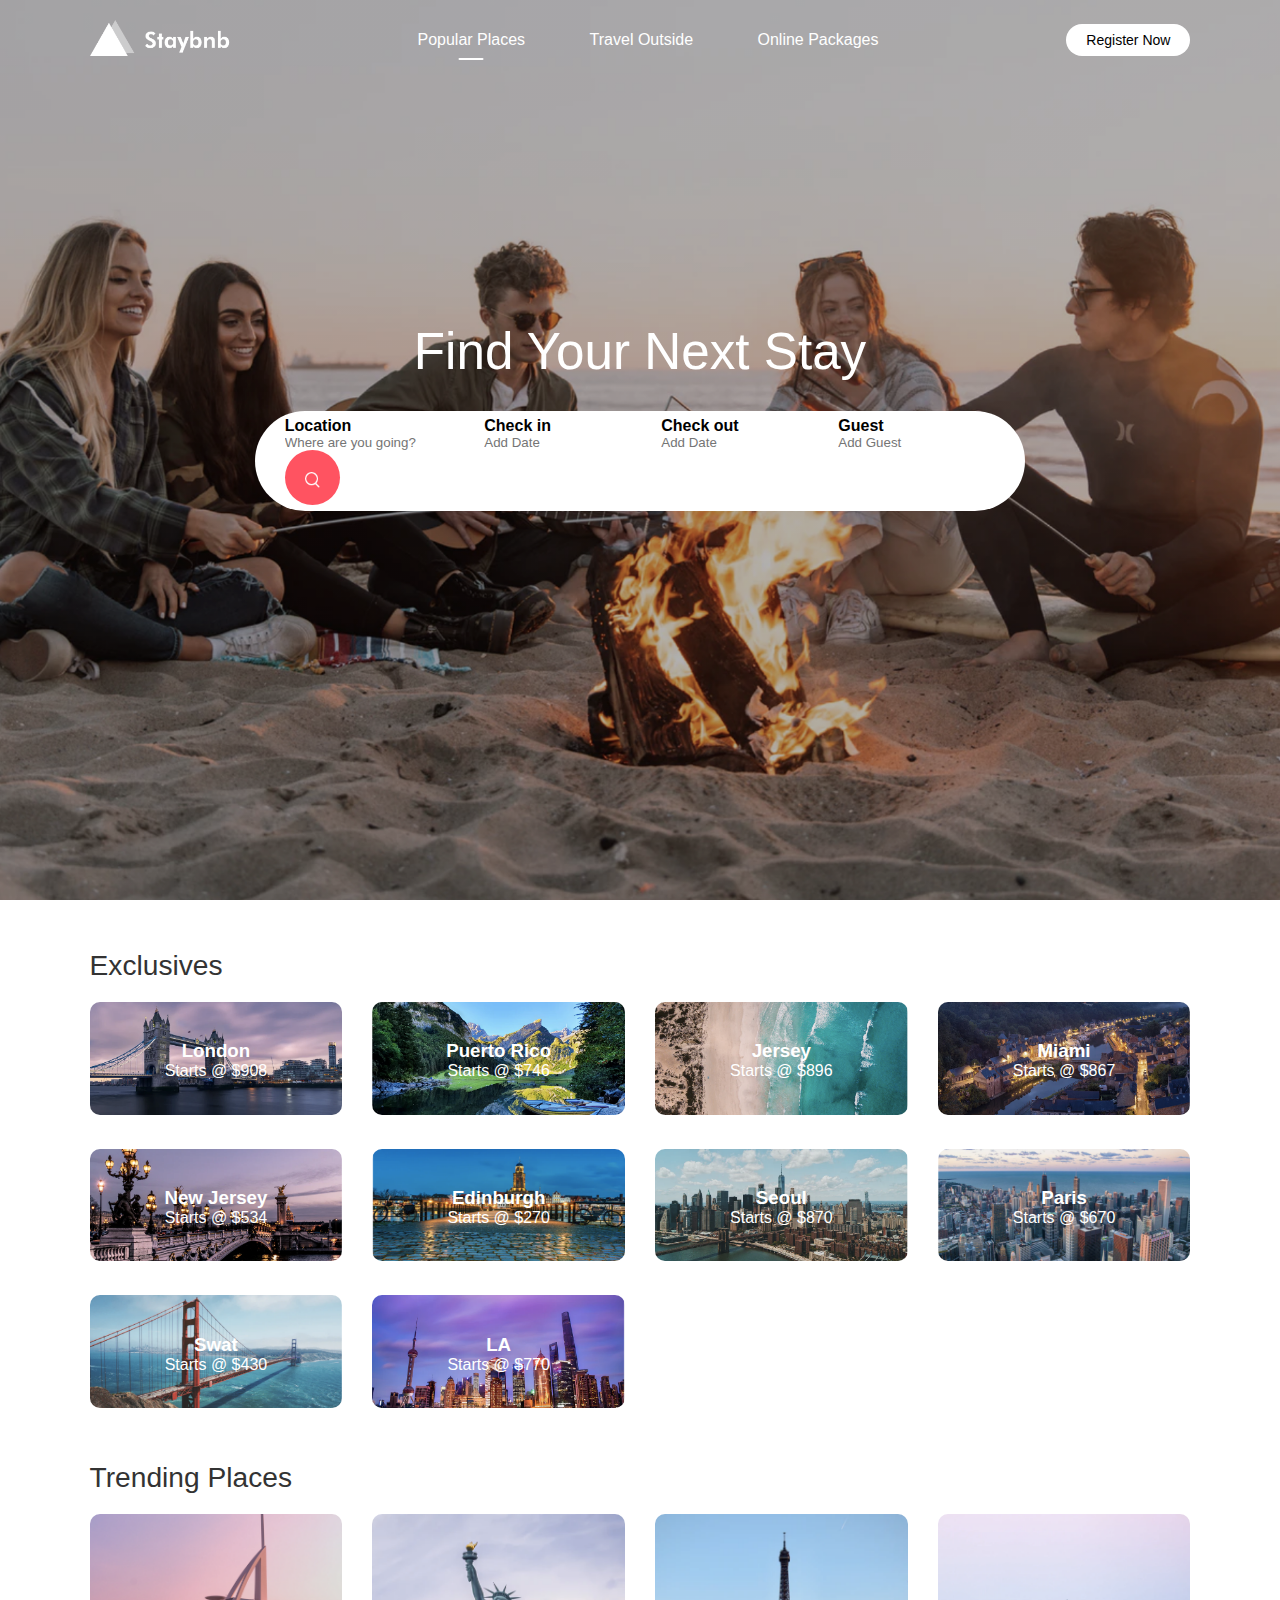
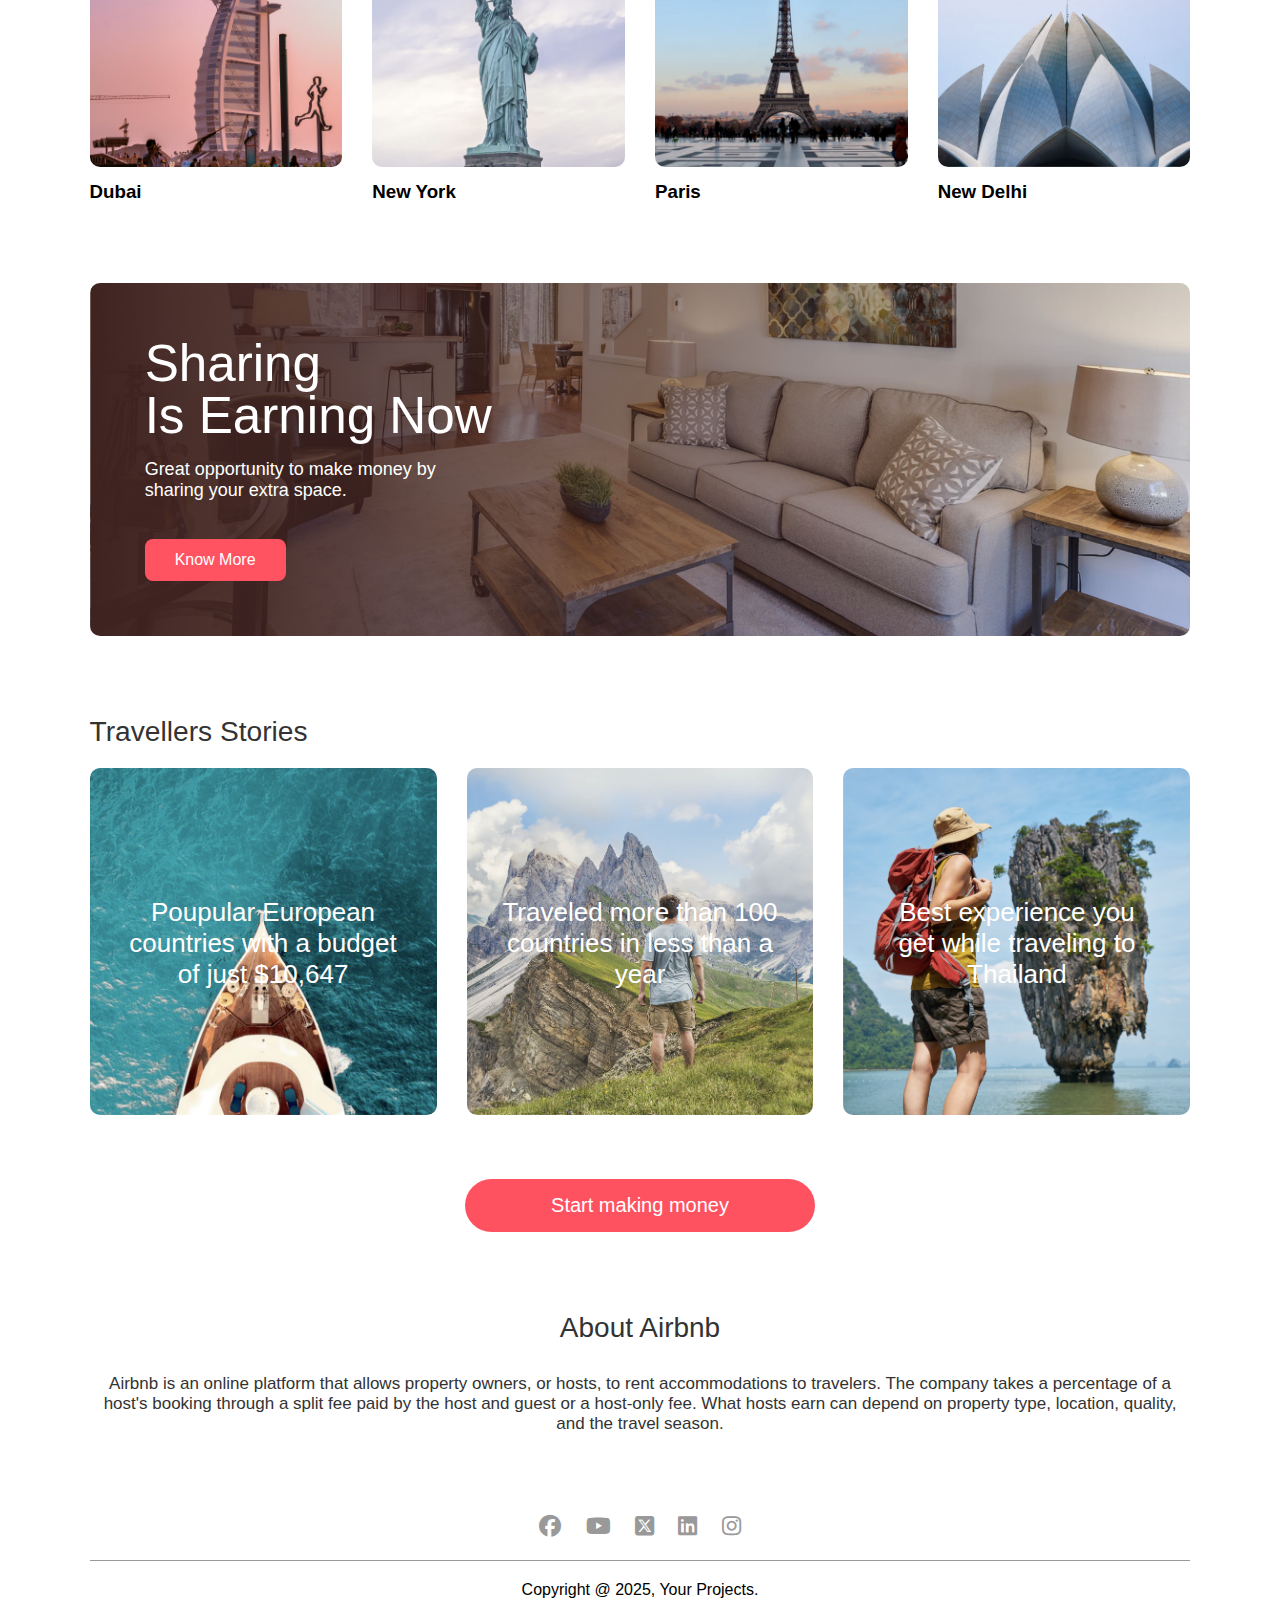
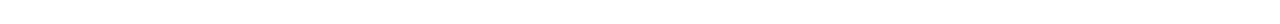
<file: index.html>
<!DOCTYPE html>
<html lang="en">
  <head>
    <meta charset="UTF-8" />
    <meta name="viewport" content="width=device-width, initial-scale=1.0" />
    <title>Like - Airbnb</title>
    <link rel="stylesheet" href="style.css" />
    <link
      rel="stylesheet"
      href="https://cdnjs.cloudflare.com/ajax/libs/font-awesome/6.7.2/css/all.min.css"
      integrity="sha512-Evv84Mr4kqVGRNSgIGL/F/aIDqQb7xQ2vcrdIwxfjThSH8CSR7PBEakCr51Ck+w+/U6swU2Im1vVX0SVk9ABhg=="
      crossorigin="anonymous"
      referrerpolicy="no-referrer"
    />
  </head>
  <body>
    <div class="header">
      <nav id="navBar">
        <a href="/index.html">
        <img src="images/logo.png" alt="logo" class="logo" />
        </a>
        <ul class="nav-links">
          <li><a href="#" class="active">Popular Places</a></li>
          <li><a href="#">Travel Outside</a></li>
          <li><a href="/listings.html">Online Packages</a></li>
        </ul>
        <a href="#" class="register-btn">Register Now</a>
        <i class="fa-solid fa-bars" onclick="togglebtn()"></i>
      </nav>

      <div class="container">
        <h1>Find Your Next Stay</h1>
        <div class="search-bar">
          <form>
            <div class="location-input">
              <label>Location</label>
              <input type="text" placeholder="Where are you going?" />
            </div>
            <div>
              <label>Check in</label>
              <input type="text" placeholder="Add Date" />
            </div>
            <div>
              <label>Check out</label>
              <input type="text" placeholder="Add Date" />
            </div>
            <div>
              <label>Guest</label>
              <input type="text" placeholder="Add Guest" />
            </div>
            <button type="submit"><img src="images/search.png" /></button>
          </form>
        </div>
      </div>
    </div>
    <div class="container">
      <h2 class="sub-title">Exclusives</h2>
      <div class="exclusives">
        <div>
          <img src="images/image-1.png" />
          <span>
            <h3>London</h3>
            <p>Starts @ $908</p>
          </span>
        </div>
        <div>
          <img src="images/image-2.png" />
          <span>
            <h3>Puerto Rico</h3>
            <p>Starts @ $746</p>
          </span>
        </div>
        <div>
          <img src="images/image-3.png" />
          <span>
            <h3>Jersey</h3>
            <p>Starts @ $896</p>
          </span>
        </div>
        <div>
          <img src="images/image-4.png" />
          <span>
            <h3>Miami</h3>
            <p>Starts @ $867</p>
          </span>
        </div>
        <div>
          <img src="images/image-5.png" />
          <span>
            <h3>New Jersey</h3>
            <p>Starts @ $534</p>
          </span>
        </div>
        <div>
          <img src="images/image-6.png" />
          <span>
            <h3>Edinburgh</h3>
            <p>Starts @ $270</p>
          </span>
        </div>
        <div>
          <img src="images/image-7.png" />
          <span>
            <h3>Seoul</h3>
            <p>Starts @ $870</p>
          </span>
        </div>
        <div>
          <img src="images/image-8.png" />
          <span>
            <h3>Paris</h3>
            <p>Starts @ $670</p>
          </span>
        </div>
        <div>
          <img src="images/image-9.png" />
          <span>
            <h3>Swat</h3>
            <p>Starts @ $430</p>
          </span>
        </div>
        <div>
          <img src="images/image-10.png" />
          <span>
            <h3>LA</h3>
            <p>Starts @ $770</p>
          </span>
        </div>
      </div>

      <h2 class="sub-title">Trending Places</h2>
      <div class="trending">
        <div>
          <img src="images/dubai.png" />
          <h3>Dubai</h3>
        </div>
        <div>
          <img src="images/new-york.png" />
          <h3>New York</h3>
        </div>
        <div>
          <img src="images/paris.png" />
          <h3>Paris</h3>
        </div>
        <div>
          <img src="images/new-delhi.png" />
          <h3>New Delhi</h3>
        </div>
      </div>

      <div class="cta">
        <h3>
          Sharing <br />
          Is Earning Now
        </h3>
        <p>
          Great opportunity to make money by <br />
          sharing your extra space.
        </p>
        <a href="#" class="cta-btn">Know More</a>
      </div>

      <h2 class="sub-title">Travellers Stories</h2>
      <div class="stories">
        <div>
          <img src="images/story-1.png" />
          <p>Poupular European countries with a budget of just $10,647</p>
        </div>
        <div>
          <img src="images/story-2.png" />
          <p>Traveled more than 100 countries in less than a year</p>
        </div>
        <div>
          <img src="images/story-3.png" />
          <p>Best experience you get while traveling to Thailand</p>
        </div>
      </div>

      <a href="#" class="start-btn">Start making money</a>

      <div class="about-msg">
        <h2>About Airbnb</h2>
        <p>
          Airbnb is an online platform that allows property owners, or hosts, to
          rent accommodations to travelers. The company takes a percentage of a
          host's booking through a split fee paid by the host and guest or a
          host-only fee. What hosts earn can depend on property type, location,
          quality, and the travel season.
        </p>
      </div>

      <div class="footer">
        <a href="https;//facebook.com/"
          ><i class="fa-brands fa-facebook"></i
        ></a>
        <a href="https;//youtube.com/"><i class="fa-brands fa-youtube"></i></a>
        <a href="https;//x.com/"
          ><i class="fa-brands fa-square-x-twitter"></i
        ></a>
        <a href="https;//linkedin.com/"
          ><i class="fa-brands fa-linkedin"></i
        ></a>
        <a href="https;//instagram.com/"
          ><i class="fa-brands fa-instagram"></i
        ></a>
        <hr />
        <p>Copyright @ 2025, Your Projects.</p>
      </div>
    </div>

    <script>
      var navBar = document.getElementById("navBar");

      function togglebtn() {
        navBar.classList.toggle("hidemenu");
      }
    </script>
  </body>
</html>
</file>
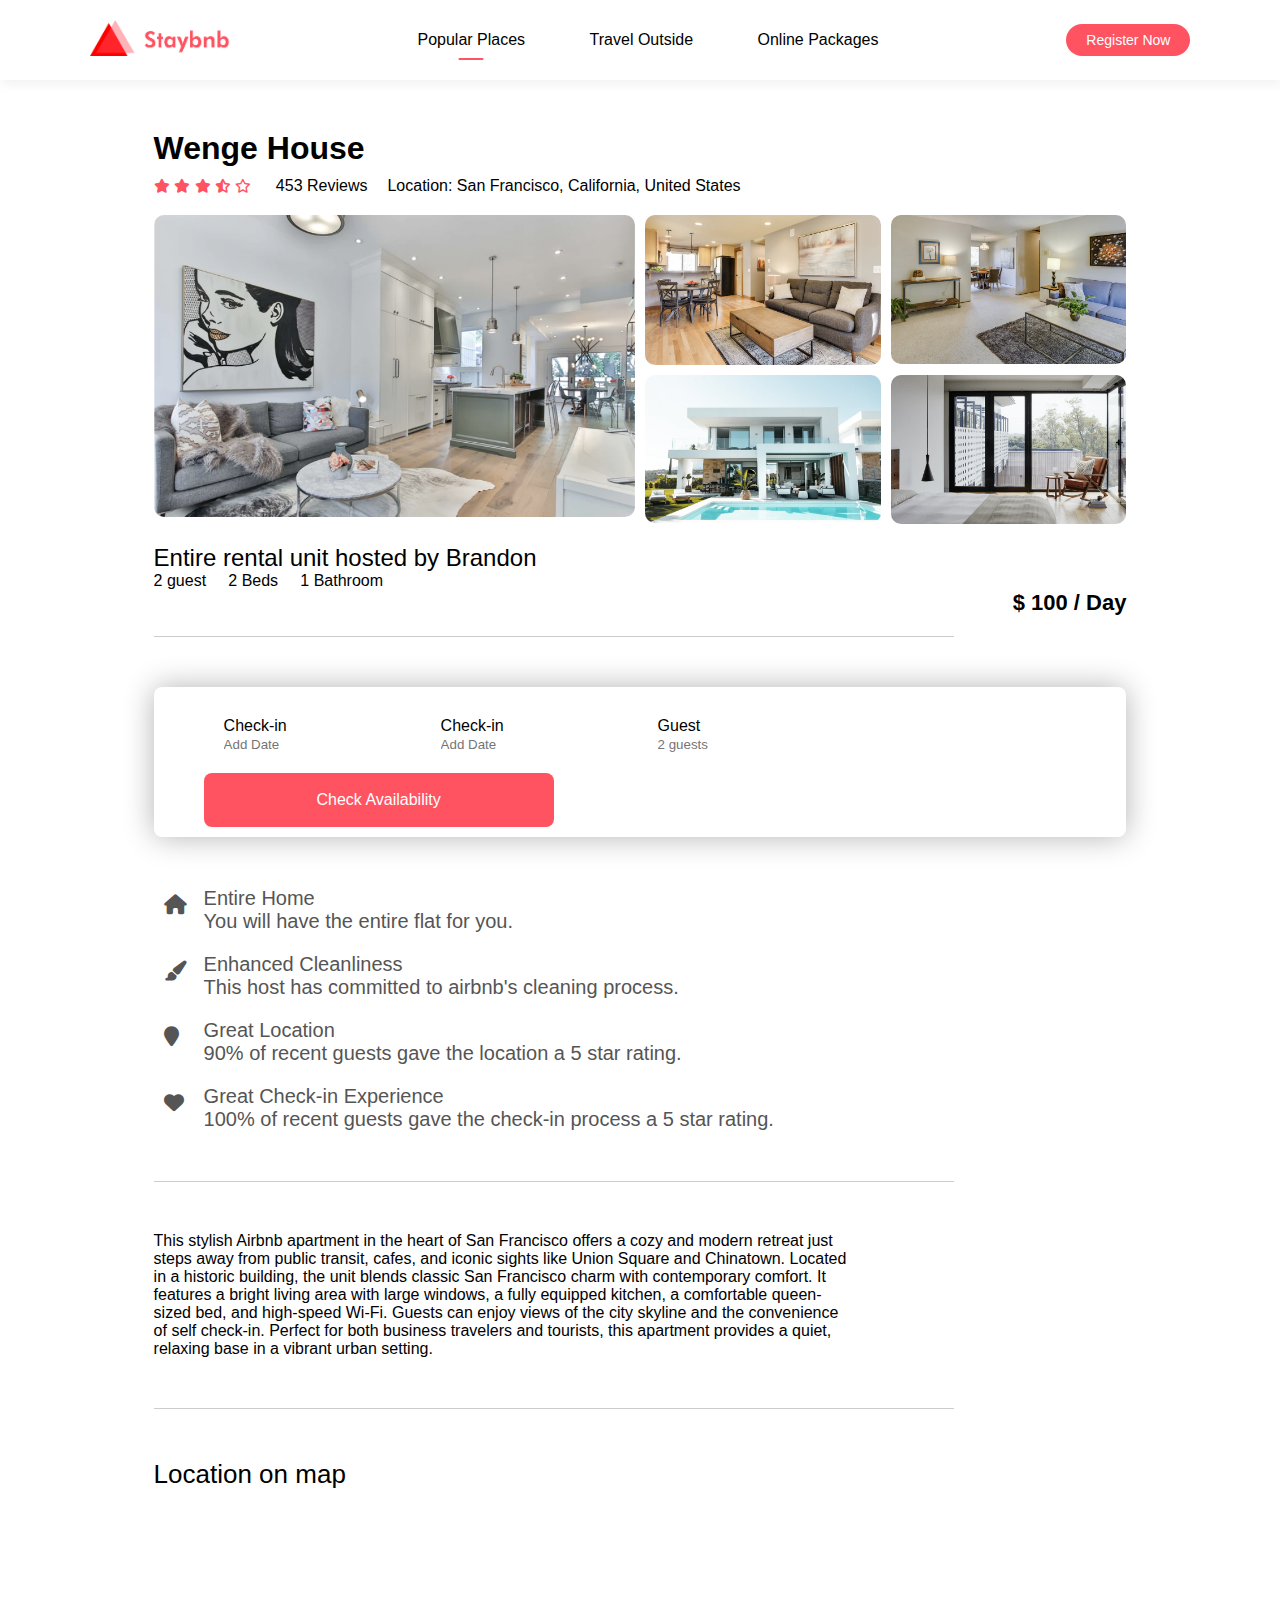
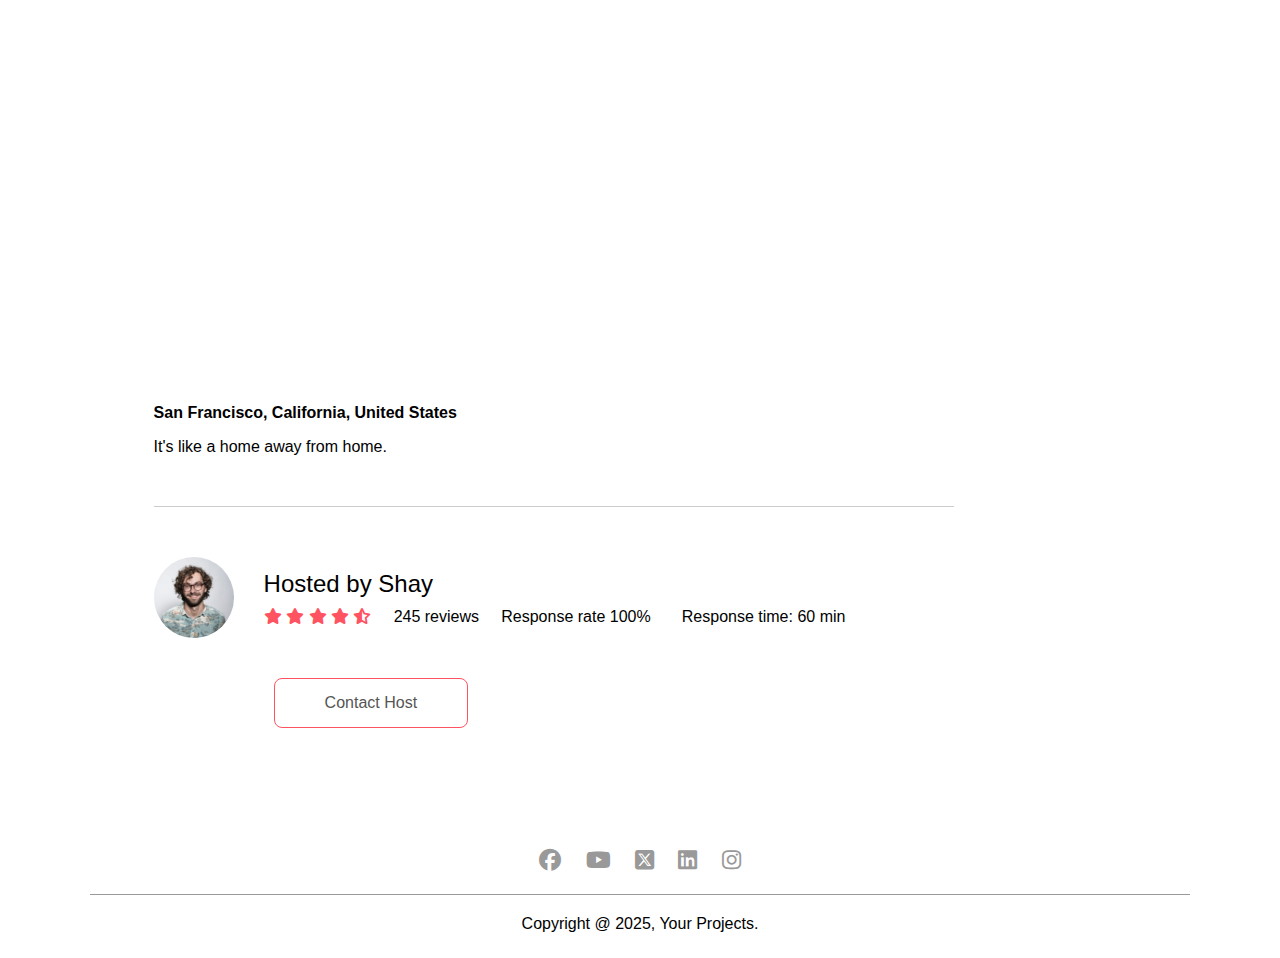
<file: house.html>
<!DOCTYPE html>
<html lang="en">
  <head>
    <meta charset="UTF-8" />
    <meta name="viewport" content="width=device-width, initial-scale=1.0" />
    <title>House Details Page</title>
    <link rel="stylesheet" href="style.css" />
    <link
      rel="stylesheet"
      href="https://cdnjs.cloudflare.com/ajax/libs/font-awesome/6.7.2/css/all.min.css"
      integrity="sha512-Evv84Mr4kqVGRNSgIGL/F/aIDqQb7xQ2vcrdIwxfjThSH8CSR7PBEakCr51Ck+w+/U6swU2Im1vVX0SVk9ABhg=="
      crossorigin="anonymous"
      referrerpolicy="no-referrer"
    />
  </head>
  <body>
    <nav id="navBar" class="navbar-white">
      <a href="/index.html">
      <img src="images/logo-red.png" alt="logo" class="logo" />
      </a>
      <ul class="nav-links">
        <li><a href="#" class="active">Popular Places</a></li>
        <li><a href="#">Travel Outside</a></li>
        <li><a href="/listings.html">Online Packages</a></li>
      </ul>
      <a href="#" class="register-btn">Register Now</a>
      <i class="fa-solid fa-bars" onclick="togglebtn()"></i>
    </nav>

    <div class="house-details">
      <div class="house-title">
        <h1>Wenge House</h1>
        <div class="row">
          <div>
            <i class="fa-solid fa-star"></i>
            <i class="fa-solid fa-star"></i>
            <i class="fa-solid fa-star"></i>
            <i class="fa-solid fa-star-half-stroke"></i>
            <i class="fa-regular fa-star"></i>
            <span>453 Reviews</span>
          </div>
          <div>
            <p>Location: San Francisco, California, United States</p>
          </div>
        </div>
      </div>

      <div class="gallery">
        <div class="gallery-img-1"><img src="images/house-1.png" /></div>
        <div><img src="images/house-2.png" /></div>
        <div><img src="images/house-3.png" /></div>
        <div><img src="images/house-4.png" /></div>
        <div><img src="images/house-5.png" /></div>
      </div>

      <div class="small-details">
        <h2>Entire rental unit hosted by Brandon</h2>
        <p>2 guest &nbsp; &nbsp; 2 Beds &nbsp; &nbsp; 1 Bathroom</p>
        <h4>$ 100 / Day</h4>
      </div>
      <hr class="line" />

      <form class="check-form">
        <div>
          <label>Check-in</label>
          <input type="text" placeholder="Add Date" />
        </div>
        <div>
          <label>Check-in</label>
          <input type="text" placeholder="Add Date" />
        </div>
        <div class="guest-field">
          <label>Guest</label>
          <input type="text" placeholder="2 guests" />
        </div>
        <button type="submit">Check Availability</button>
      </form>

      <ul class="details-list">
        <li>
          <i class="fa-solid fa-house"></i>Entire Home
          <span>You will have the entire flat for you.</span>
        </li>
        <li>
          <i class="fa-solid fa-paintbrush"></i>Enhanced Cleanliness
          <span>This host has committed to airbnb's cleaning process.</span>
        </li>
        <li>
          <i class="fa-solid fa-location-pin"></i>Great Location
          <span>90% of recent guests gave the location a 5 star rating.</span>
        </li>
        <li>
          <i class="fa-solid fa-heart"></i>Great Check-in Experience
          <span
            >100% of recent guests gave the check-in process a 5 star
            rating.</span
          >
        </li>
      </ul>

      <hr class="line" />

      <p class="home-desc">
        This stylish Airbnb apartment in the heart of San Francisco offers a cozy and modern retreat just steps away from public transit, cafes, and iconic sights like Union Square and Chinatown. Located in a historic building, the unit blends classic San Francisco charm with contemporary comfort. It features a bright living area with large windows, a fully equipped kitchen, a comfortable queen-sized bed, and high-speed Wi-Fi. Guests can enjoy views of the city skyline and the convenience of self check-in. Perfect for both business travelers and tourists, this apartment provides a quiet, relaxing base in a vibrant urban setting.
      </p>

      <hr class="line" />

      <div class="map">
        <h3>Location on map</h3>
        <iframe
          src="https://www.google.com/maps/embed?pb=!1m18!1m12!1m3!1d6155.0274379042285!2d-122.46148474454459!3d37.759291458788105!2m3!1f0!2f0!3f0!3m2!1i1024!2i768!4f13.1!3m3!1m2!1s0x80859a6d00690021%3A0x4a501367f076adff!2sSan%20Francisco%2C%20CA%2C%20USA!5e0!3m2!1sen!2s!4v1748182769810!5m2!1sen!2s"
          width="600"
          height="450"
          style="border: 0"
          allowfullscreen=""
          loading="lazy"
          referrerpolicy="no-referrer-when-downgrade"
        ></iframe>
        <b>San Francisco, California, United States</b>
        <p>It's like a home away from home.</p>
      </div>

      <hr class="line" />

      <div class="host">
        <img src="images/host.png" />
        <div>
          <h2>Hosted by Shay</h2>
          <p>
            <span>
              <i class="fa-solid fa-star"></i>
              <i class="fa-solid fa-star"></i>
              <i class="fa-solid fa-star"></i>
              <i class="fa-solid fa-star"></i>
              <i class="fa-solid fa-star-half-stroke"></i> </span
            >&nbsp; &nbsp; 245 reviews &nbsp; &nbsp; Response rate 100% &nbsp;
            &nbsp; &nbsp; Response time: 60 min
          </p>
        </div>
      </div>
      <a href="#" class="contact-host">Contact Host</a>
    </div>

    <div class="container">
       <div class="footer">
        <a href="https;//facebook.com/"
          ><i class="fa-brands fa-facebook"></i
        ></a>
        <a href="https;//youtube.com/"><i class="fa-brands fa-youtube"></i></a>
        <a href="https;//x.com/"
          ><i class="fa-brands fa-square-x-twitter"></i
        ></a>
        <a href="https;//linkedin.com/"
          ><i class="fa-brands fa-linkedin"></i
        ></a>
        <a href="https;//instagram.com/"
          ><i class="fa-brands fa-instagram"></i
        ></a>
        <hr />
        <p>Copyright @ 2025, Your Projects.</p>
      </div>
    </div>

     <script>
      var navBar = document.getElementById("navBar");

      function togglebtn() {
        navBar.classList.toggle("hidemenu");
      }
    </script>
  </body>
</html>
</file>
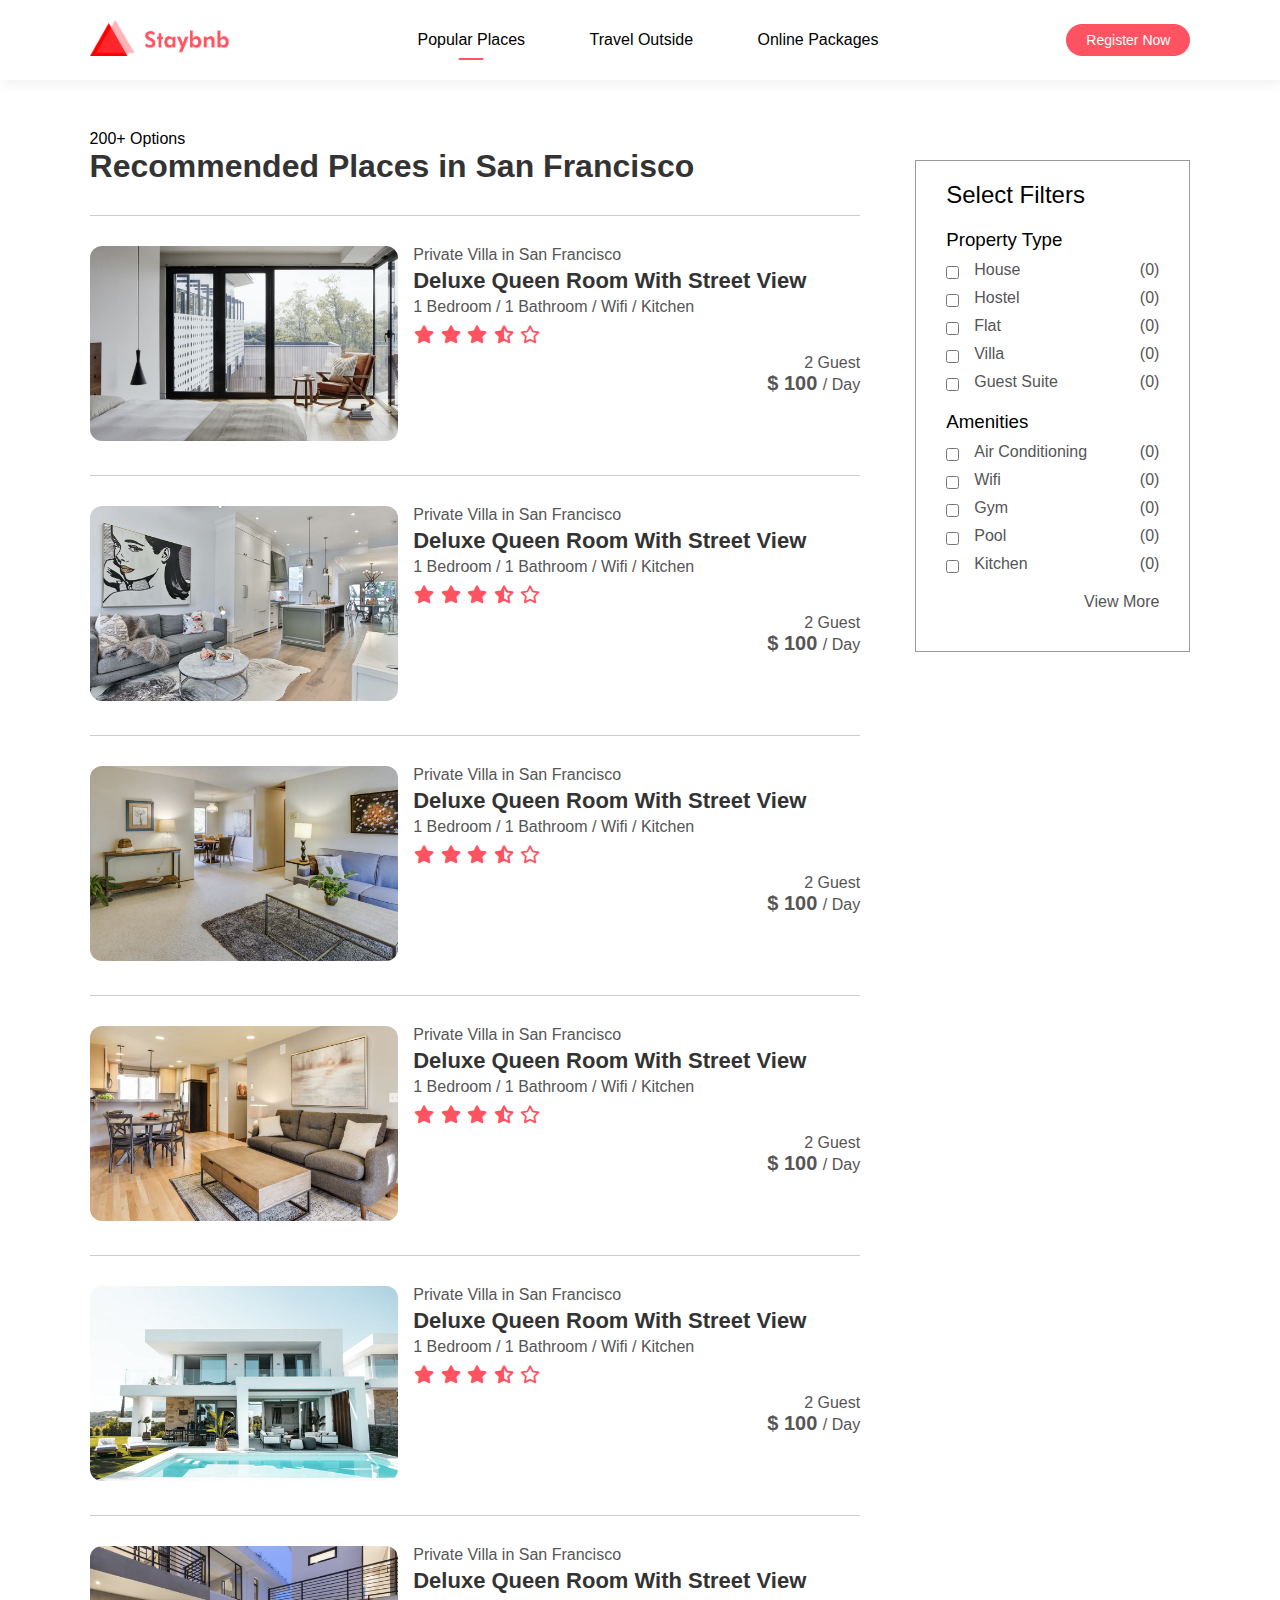
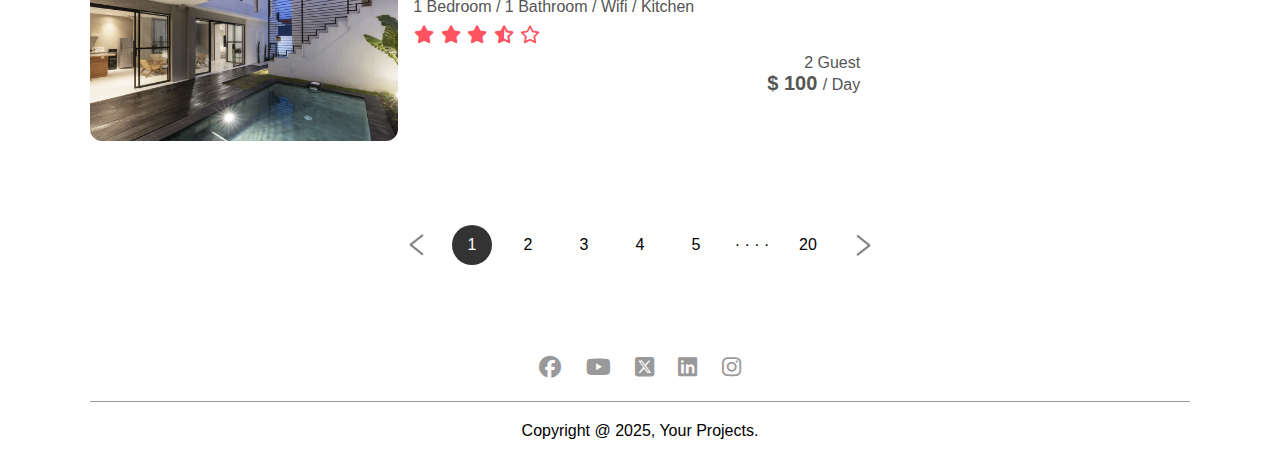
<file: listings.html>
<!DOCTYPE html>
<html lang="en">
  <head>
    <meta charset="UTF-8" />
    <meta name="viewport" content="width=device-width, initial-scale=1.0" />
    <title>Listings</title>
    <link rel="stylesheet" href="style.css" />
    <link
      rel="stylesheet"
      href="https://cdnjs.cloudflare.com/ajax/libs/font-awesome/6.7.2/css/all.min.css"
      integrity="sha512-Evv84Mr4kqVGRNSgIGL/F/aIDqQb7xQ2vcrdIwxfjThSH8CSR7PBEakCr51Ck+w+/U6swU2Im1vVX0SVk9ABhg=="
      crossorigin="anonymous"
      referrerpolicy="no-referrer"
    />
  </head>
  <body>
    <nav id="navBar" class="navbar-white">
      <a href="/index.html">
      <img src="images/logo-red.png" alt="logo" class="logo" />
      </a>
      <ul class="nav-links">
        <li><a href="#" class="active">Popular Places</a></li>
        <li><a href="#">Travel Outside</a></li>
        <li><a href="#">Online Packages</a></li>
      </ul>
      <a href="#" class="register-btn">Register Now</a>
      <i class="fa-solid fa-bars" onclick="togglebtn()"></i>
    </nav>

    <div class="container">
      <div class="list-container">
        <div class="left-col">
          <p>200+ Options</p>
          <h1>Recommended Places in San Francisco</h1>
          <div class="house">
            <div class="house-img">
              <img src="images/image-s1.png" />
            </div>
            <div class="house-info">
              <p>Private Villa in San Francisco</p>
              <h3>Deluxe Queen Room With Street View</h3>
              <p>1 Bedroom / 1 Bathroom / Wifi / Kitchen</p>
              <i class="fa-solid fa-star"></i>
              <i class="fa-solid fa-star"></i>
              <i class="fa-solid fa-star"></i>
              <i class="fa-solid fa-star-half-stroke"></i>
              <i class="fa-regular fa-star"></i>
              <div class="house-price">
                <p>2 Guest</p>
                <h4>$ 100 <span>/ Day</span></h4>
              </div>
            </div>
          </div>

          <div class="house">
            <div class="house-img">
              <img src="images/image-s2.png" />
            </div>
            <div class="house-info">
              <p>Private Villa in San Francisco</p>
              <h3>Deluxe Queen Room With Street View</h3>
              <p>1 Bedroom / 1 Bathroom / Wifi / Kitchen</p>
              <i class="fa-solid fa-star"></i>
              <i class="fa-solid fa-star"></i>
              <i class="fa-solid fa-star"></i>
              <i class="fa-solid fa-star-half-stroke"></i>
              <i class="fa-regular fa-star"></i>
              <div class="house-price">
                <p>2 Guest</p>
                <h4>$ 100 <span>/ Day</span></h4>
              </div>
            </div>
          </div>

          <div class="house">
            <div class="house-img">
              <img src="images/image-s3.png" />
            </div>
            <div class="house-info">
              <p>Private Villa in San Francisco</p>
              <h3>Deluxe Queen Room With Street View</h3>
              <p>1 Bedroom / 1 Bathroom / Wifi / Kitchen</p>
              <i class="fa-solid fa-star"></i>
              <i class="fa-solid fa-star"></i>
              <i class="fa-solid fa-star"></i>
              <i class="fa-solid fa-star-half-stroke"></i>
              <i class="fa-regular fa-star"></i>
              <div class="house-price">
                <p>2 Guest</p>
                <h4>$ 100 <span>/ Day</span></h4>
              </div>
            </div>
          </div>

          <div class="house">
            <div class="house-img">
              <img src="images/image-s4.png" />
            </div>
            <div class="house-info">
              <p>Private Villa in San Francisco</p>
              <h3>Deluxe Queen Room With Street View</h3>
              <p>1 Bedroom / 1 Bathroom / Wifi / Kitchen</p>
              <i class="fa-solid fa-star"></i>
              <i class="fa-solid fa-star"></i>
              <i class="fa-solid fa-star"></i>
              <i class="fa-solid fa-star-half-stroke"></i>
              <i class="fa-regular fa-star"></i>
              <div class="house-price">
                <p>2 Guest</p>
                <h4>$ 100 <span>/ Day</span></h4>
              </div>
            </div>
          </div>

          <div class="house">
            <div class="house-img">
              <img src="images/image-s5.png" />
            </div>
            <div class="house-info">
              <p>Private Villa in San Francisco</p>
              <h3>Deluxe Queen Room With Street View</h3>
              <p>1 Bedroom / 1 Bathroom / Wifi / Kitchen</p>
              <i class="fa-solid fa-star"></i>
              <i class="fa-solid fa-star"></i>
              <i class="fa-solid fa-star"></i>
              <i class="fa-solid fa-star-half-stroke"></i>
              <i class="fa-regular fa-star"></i>
              <div class="house-price">
                <p>2 Guest</p>
                <h4>$ 100 <span>/ Day</span></h4>
              </div>
            </div>
          </div>

          <div class="house">
            <div class="house-img">
              <img src="images/image-s6.png" />
            </div>
            <div class="house-info">
              <p>Private Villa in San Francisco</p>
              <h3>Deluxe Queen Room With Street View</h3>
              <p>1 Bedroom / 1 Bathroom / Wifi / Kitchen</p>
              <i class="fa-solid fa-star"></i>
              <i class="fa-solid fa-star"></i>
              <i class="fa-solid fa-star"></i>
              <i class="fa-solid fa-star-half-stroke"></i>
              <i class="fa-regular fa-star"></i>
              <div class="house-price">
                <p>2 Guest</p>
                <h4>$ 100 <span>/ Day</span></h4>
              </div>
            </div>
          </div>
        </div>

        <div class="right-col">
          <div class="sidebar">
            <h2>Select Filters</h2>
            <h3>Property Type</h3>
            <div class="filter">
              <input type="checkbox" />
              <p>House</p>
              <span>(0)</span>
            </div>
            <div class="filter">
              <input type="checkbox" />
              <p>Hostel</p>
              <span>(0)</span>
            </div>
            <div class="filter">
              <input type="checkbox" />
              <p>Flat</p>
              <span>(0)</span>
            </div>
            <div class="filter">
              <input type="checkbox" />
              <p>Villa</p>
              <span>(0)</span>
            </div>
            <div class="filter">
              <input type="checkbox" />
              <p>Guest Suite</p>
              <span>(0)</span>
            </div>
            <h3>Amenities</h3>
            <div class="filter">
              <input type="checkbox" />
              <p>Air Conditioning</p>
              <span>(0)</span>
            </div>
            <div class="filter">
              <input type="checkbox" />
              <p>Wifi</p>
              <span>(0)</span>
            </div>
            <div class="filter">
              <input type="checkbox" />
              <p>Gym</p>
              <span>(0)</span>
            </div>
            <div class="filter">
              <input type="checkbox" />
              <p>Pool</p>
              <span>(0)</span>
            </div>
            <div class="filter">
              <input type="checkbox" />
              <p>Kitchen</p>
              <span>(0)</span>
            </div>

            <div class="sidebar-link">
              <a href="#">View More</a>
            </div>
          </div>
        </div>
      </div>

      <div class="pagination">
        <img src="images/arrow.png" />
        <span class="current">1</span>
        <span>2</span>
        <span>3</span>
        <span>4</span>
        <span>5</span>
        <span>&middot; &middot; &middot; &middot;</span>
        <span>20</span>
        <img src="images/arrow.png" class="right-arrow" />
      </div>

      <div class="footer">
        <a href="https;//facebook.com/"
          ><i class="fa-brands fa-facebook"></i
        ></a>
        <a href="https;//youtube.com/"><i class="fa-brands fa-youtube"></i></a>
        <a href="https;//x.com/"
          ><i class="fa-brands fa-square-x-twitter"></i
        ></a>
        <a href="https;//linkedin.com/"
          ><i class="fa-brands fa-linkedin"></i
        ></a>
        <a href="https;//instagram.com/"
          ><i class="fa-brands fa-instagram"></i
        ></a>
        <hr />
        <p>Copyright @ 2025, Your Projects.</p>
      </div>
    </div>

    <script>
      var navBar = document.getElementById("navBar");

      function togglebtn() {
        navBar.classList.toggle("hidemenu");
      }
    </script>
  </body>
</html>
</file>
<file: style.css>
* {
  margin: 0;
  padding: 0;
  box-sizing: border-box;
  font-family: "Segoe UI", Tahoma, Geneva, Verdana, sans-serif;
}

.header {
  min-height: 100vh;
  width: 100%;
  background-image: linear-gradient(rgba(0, 0, 0, 0.3), rgba(0, 0, 0, 0.3)),
    url(images/banner.png);
  background-size: cover;
  background-position: center;
}

nav {
  display: flex;
  align-items: center;
  justify-content: space-between;
  padding: 20px 7%;
}

.logo {
  width: 140px;
  cursor: pointer;
}

.nav-links li {
  list-style: none;
  display: inline-block;
  margin: 10px 30px;
}

.nav-links li a {
  text-decoration: none;
  color: #fff;
}

.register-btn {
  background: #fff;
  color: #000;
  padding: 8px 20px;
  border-radius: 20px;
  text-decoration: none;
  font-size: 14px;
}

.container {
  padding: 0 7%;
}

.header h1 {
  font-size: 4vw;
  font-weight: 500;
  color: #fff;
  text-align: center;
  padding-top: 22%;
}

.search-bar {
  background: #fff;
  width: 70%;
  margin: 30px auto;
  padding: 6px 10px 6px 30px;
  border-radius: 50px;
}

.search-bar form {
  display: flex;
  align-items: center;
  flex-wrap: wrap;
}

.search-bar form input {
  display: block;
  border: 0;
  outline: none;
  background: transparent;
}

.search-bar form button {
  background: #ff5361;
  width: 55px;
  height: 55px;
  border-radius: 50%;
  border: 0;
  outline: none;
  cursor: pointer;
}

.search-bar form button img {
  width: 15px;
  margin-top: 7px;
}

.location-input {
  flex: 1;
}

.search-bar form label {
  font-weight: 600;
}

.sub-title {
  margin: 50px 0 20px;
  font-size: 2.2vw;
  font-weight: 500;
  color: #333;
}

.exclusives {
  display: grid;
  grid-template-columns: repeat(auto-fit, minmax(200px, 1fr));
  gap: 30px;
}

.exclusives div img {
  width: 100%;
  border-radius: 10px;
}

.exclusives div {
  position: relative;
}

.exclusives div span {
  position: absolute;
  top: 50%;
  left: 50%;
  transform: translate(-50%, -50%);
  text-align: center;
  color: #ffffff;
}

.trending {
  display: grid;
  grid-template-columns: repeat(auto-fit, minmax(200px, 1fr));
  gap: 30px;
  margin-bottom: 30px;
}

.trending div img {
  width: 100%;
  border-radius: 10px;
}

.trending h3 {
  font-weight: 600;
  margin-top: 10px;
}

.cta {
  margin: 80px 0;
  background-image: linear-gradient(to right, #3f2321, transparent),
    url(images/banner-2.png);
  background-position: center;
  background-size: cover;
  border-radius: 10px;
  padding: 5%;
  color: #fff;
}

.cta h3 {
  font-size: 4vw;
  line-height: 4vw;
  font-weight: 500;
}

.cta p {
  font-size: 18px;
  margin: 18px 0;
}

.cta-btn {
  background: #ff5361;
  color: #fff;
  text-decoration: none;
  padding: 12px 30px;
  border-radius: 8px;
  margin-top: 20px;
  display: inline-block;
}

.stories {
  display: grid;
  grid-template-columns: repeat(auto-fit, minmax(200px, 1fr));
  gap: 30px;
  margin-bottom: 30px;
}

.stories div img {
  width: 100%;
  border-radius: 10px;
}

.stories div {
  position: relative;
  text-align: center;
}

.stories p {
  width: 80%;
  position: absolute;
  top: 50%;
  left: 50%;
  transform: translate(-50%, -50%);
  color: #ffffff;
  font-size: 26px;
}

.start-btn {
  text-decoration: none;
  background: #ff5261;
  color: #fff;
  width: 80%;
  max-width: 350px;
  display: block;
  text-align: center;
  margin: 60px auto;
  padding: 15px;
  border-radius: 30px;
  font-size: 20px;
}

.about-msg {
  text-align: center;
  margin: 80px 0;
  color: #333;
  font-size: 17px;
}

.about-msg h2 {
  font-size: 28px;
  margin-bottom: 30px;
  font-weight: 500;
}

.footer {
  margin: 80px 0 10px;
  text-align: center;
}

.footer a {
  text-decoration: none;
  color: #999;
  font-size: 22px;
  margin: 0 10px;
}

.footer hr {
  background: #999;
  height: 1px;
  width: 100%;
  border: 0;
  margin: 20px 0;
}

.footer p {
  padding-bottom: 15px;
}

.active {
  position: relative;
}

.active::after {
  content: "";
  background: #fff;
  width: 25px;
  height: 2px;
  position: absolute;
  left: 50%;
  transform: translateX(-50%);
  bottom: -12px;
  border-radius: 2px;
}

nav .fa-bars {
  display: none;
}

@media only screen and (max-width: 700px) {
  .logo {
    position: fixed;
    top: 4%;
    left: 7%;
  }
  nav {
    position: fixed;
    top: 0;
    z-index: 100;
    display: inline-block;
    width: 100%;
    padding: 100px 7% 0;
    background: #000;
    text-align: right;
    max-height: 100px;
    overflow: hidden;
    transition: max-height 0.5s;
  }
  nav .nav-links li {
    margin: 10px 0;
    display: block;
  }
  .register-btn {
    margin: 15px 0 30px;
    display: inline-block;
  }
  nav .fa-bars {
    display: block;
    position: fixed;
    top: 4%;
    right: 7%;
    color: #fff;
    font-size: 28px;
  }
  .active::after {
    left: -40px;
    transform: translate(0, 50%);
    bottom: 50%;
  }
  .hidemenu {
    max-height: 300px;
  }
  .header h1 {
    padding-top: 200px;
    font-size: 7vw;
  }
  .search-bar {
    width: 90%;
    margin: 30px auto;
    padding: 20px 10px 30px;
    border-radius: 5px;
    position: relative;
  }
  .search-bar form {
    display: block;
  }
  .search-bar form input {
    border-bottom: 1px solid #ddd;
    width: 100%;
    margin-bottom: 20px;
    margin-top: 10px;
    padding-bottom: 10px;
  }
  .search-bar form button {
    position: absolute;
    bottom: 0;
    left: 50%;
    transform: translate(-50%, 50%);
  }
  .sub-title {
    font-size: 6vw;
  }
  .cta {
    padding: 15% 5%;
  }
  .cta h3 {
    font-size: 7vw;
    line-height: 8vw;
  }
  .cta p {
    font-size: 14px;
  }
  .cta-btn {
    padding: 6px 15px;
    border-radius: 4px;
    margin-top: 10px;
    font-size: 14px;
  }
  .stories p {
    font-size: 22px;
  }
  .about-msg {
    font-size: 15px;
  }
}

/* second page  */

.navbar-white {
  background: #fff;
  box-shadow: 1px 5px 10px rgba(0, 0, 0, 0.05);
}

.navbar-white .nav-links li a {
  color: #000;
}

.navbar-white .register-btn {
  background: #ff5361;
  color: #fff;
}

.navbar-white .fa-bars {
  color: #000;
}

.navbar-white .active::after {
  background: #ff5361;
}

.list-container {
  margin-top: 50px;
  display: flex;
  flex-wrap: wrap;
  justify-content: space-between;
}

.left-col {
  flex-basis: 70%;
}

.right-col {
  flex-basis: 25%;
}

.left-col h1 {
  color: #333;
  font-weight: 600;
  margin-bottom: 30px;
}

.house {
  display: flex;
  justify-content: space-between;
  flex-wrap: wrap;
  padding: 30px 0;
  border-top: 1px solid #ccc;
}

.house-img {
  flex-basis: 40%;
}

.house-info {
  flex-basis: 58%;
  color: #555;
}

.house-img img {
  width: 100%;
  border-radius: 12px;
}

.house-info h3 {
  font-weight: 600;
  color: #333;
  font-size: 22px;
  margin: 4px 0;
}

.house-info i {
  color: #ff5361;
  font-size: 18px;
  margin: 10px 1px;
}

.house-price {
  text-align: right;
}

.house-price h4 {
  font-size: 20px;
}

.house-price h4 span {
  font-size: 16px;
  font-weight: 500;
}

.sidebar {
  border: 1px solid #999;
  padding: 20px 30px;
  margin-top: 30px;
}

.sidebar h2 {
  font-weight: 500;
}

.sidebar h3 {
  font-weight: 500;
  margin: 20px 0 10px;
}

.filter {
  display: flex;
  align-items: center;
  color: #555;
  margin-bottom: 10px;
}

.filter p {
  flex: 1;
}

.filter input {
  margin-right: 15px;
  cursor: pointer;
  margin-top: 4px;
}

.sidebar-link {
  text-align: right;
  margin: 20px 0;
}

.sidebar-link a {
  text-decoration: none;
  color: #555;
}

.pagination {
  display: flex;
  align-items: center;
  justify-content: center;
  margin: 40px 0;
}

.pagination img {
  width: 15px;
  margin: 10px 20px;
}

.right-arrow {
  transform: rotate(180deg);
}

.pagination span {
  margin: 10px 8px;
  width: 40px;
  height: 40px;
  line-height: 40px;
  text-align: center;
  border-radius: 50%;
  cursor: pointer;
}

.pagination .current {
  background: #333;
  color: #fff;
}

@media only screen and (max-width: 700px) {
  .list-container {
    margin-top: 150px;
  }
  .left-col,
  .right-col,
  .house-img,
  .house-info {
    flex-basis: 100%;
  }
  .left-col h1 {
    font-size: 22px;
  }
  .house-info h3 {
    font-size: 18px;
  }
  .house-info i {
    font-size: 16px;
  }
  .pagination span {
    margin: 10px 2px;
    width: 30px;
    height: 30px;
    line-height: 30px;
    font-size: 12px;
  }
}

.house-details {
  padding: 0 12%;
}

.house-title {
  margin-top: 50px;
}

.house-title h1 {
  font-weight: 600;
}

.house-title .row {
  display: flex;
  flex-wrap: wrap;
  align-items: center;
  margin: 10px 0;
}

.house-title span {
  margin: 0 20px;
}

.house-title i {
  color: #ff5361;
  font-size: 14px;
}

.gallery {
  display: grid;
  gap: 10px;
  grid-template-areas: "first first . ." "first first . .";
  margin: 20px 0;
}

.gallery div img {
  width: 100%;
  display: block;
  border-radius: 10px;
}

.gallery-img-1 {
  grid-area: first;
}

.small-details h2 {
  font-weight: 500;
}

.small-details h4 {
  text-align: right;
  font-size: 22px;
}

.line {
  border: 0;
  height: 1px;
  background: #ccc;
  width: 100%;
  max-width: 800px;
  margin: 20px 0 50px;
}

.check-form {
  margin: 20px 0;
  background: #fff;
  box-shadow: 0 0 30px rgba(0, 0, 0, 0.3);
  border-radius: 8px;
  display: flex;
  flex-wrap: wrap;
  align-items: center;
  padding: 10px 50px;
}

.check-form label {
  display: block;
}

.check-form div {
  padding: 20px;
}

.check-form input {
  background: transparent;
  border: 0;
  outline: none;
}

.check-form button {
  background: #ff5361;
  border: 0;
  outline: none;
  color: #fff;
  padding: 18px;
  width: 350px;
  border-radius: 8px;
  font-size: 16px;
}

.guest-field {
  flex: 1;
}

.details-list {
  list-style: none;
  margin: 50px 0;
}

.details-list li {
  margin-left: 50px;
  font-size: 20px;
  font-weight: 500;
  margin-bottom: 20px;
  color: #555;
  position: relative;
}

.details-list li span {
  display: block;
  font-weight: 400;
  font-weight: 16px;
}

.details-list li i {
  position: absolute;
  top: 8px;
  left: -40px;
}

.home-desc {
  max-width: 700px;
  margin-bottom: 50px;
}

.map {
  margin: 50px 0;
}

.map iframe {
  width: 100%;
  margin-bottom: 30px;
}

.map h3 {
  font-size: 26px;
  font-weight: 500;
  margin-bottom: 30px;
}

.map b {
  display: block;
  margin-bottom: 16px;
}

.host {
  display: flex;
  align-items: center;
}

.host img {
  width: 80px;
  border-radius: 50%;
  margin-right: 30px;
}

.host h2 {
  margin-bottom: 10px;
  font-weight: 500;
}

.host i {
  color: #ff5361;
}

.contact-host {
  display: inline-block;
  margin: 40px 0 40px 120px;
  text-decoration: none;
  color: #555;
  padding: 15px 50px;
  border: 1px solid #ff5361;
  border-radius: 8px;
}

@media only screen and (max-width: 700px) {
  .house-details {
    margin-top: 130px;
  }
  .row p {
    margin-top: 10px;
  }
  .gallery {
    grid-template-areas: "first first" ". ." ". .";
  }
  .small-details h2 {
    font-size: 20px;
    margin-top: 24px;
  }
  .small-details h4 {
    text-align: left;
    margin: 10px 0;
    font-size: 18px;
  }
  .check-form {
    padding: 10px 30px;
  }
  .check-form div {
    padding: 20px 0;
    width: 100%;
  }
  .check-form input {
    border-bottom: 1px solid #ccc;
    width: 100%;
    padding-bottom: 5px;
  }
  .check-form button {
    font-size: 14px;
    margin-top: 10px;
    margin-bottom: 15px;
    border-radius: 4px;
  }
  .host {
    display: block;
    line-height: 28px;
  }
  .contact-host {
    margin: 40px 0;
  }
}
</file>
